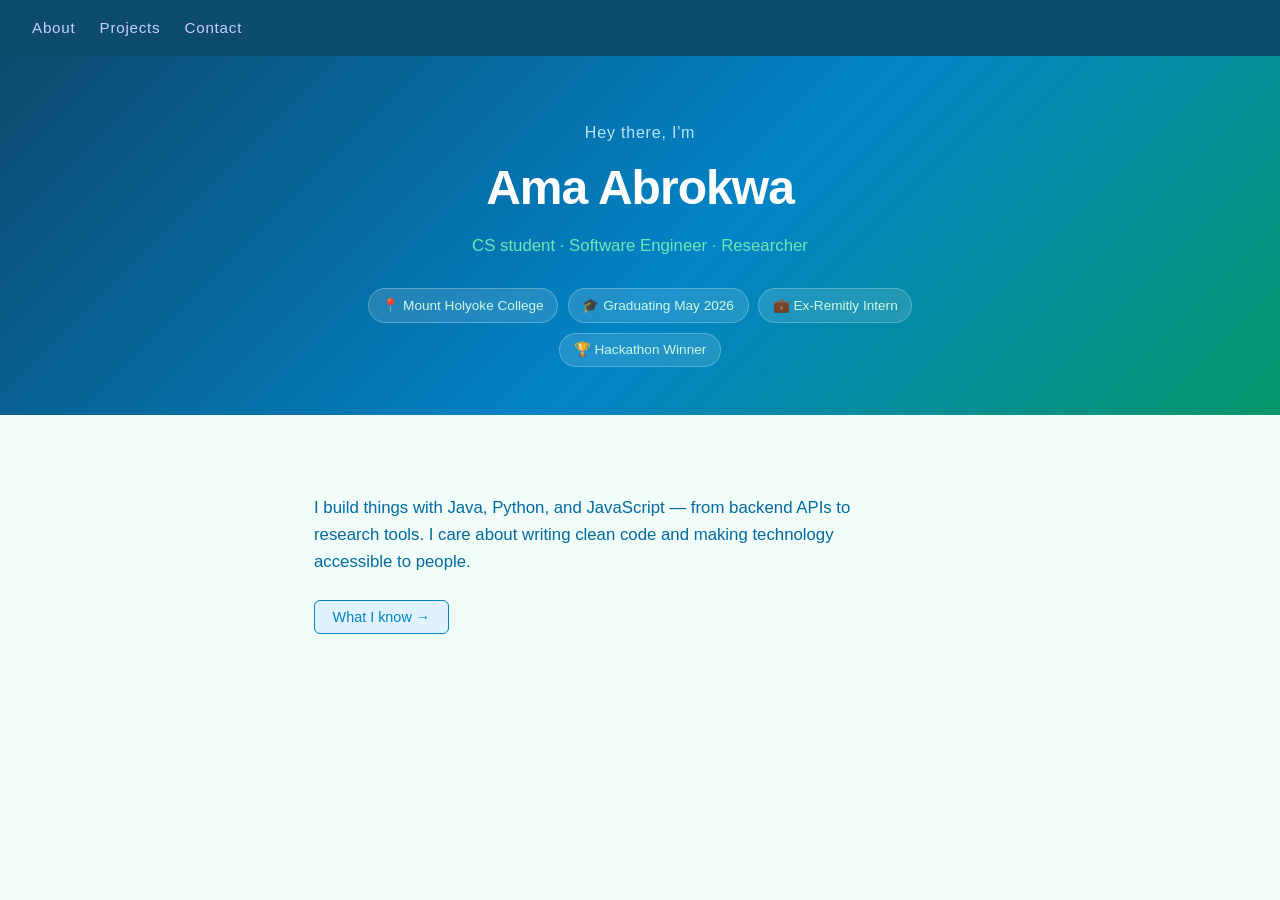
<file: index.html>
<!DOCTYPE html>
<html lang="en">
<head>
    <meta charset="UTF-8">
    <meta name="viewport" content="width=device-width, initial-scale=1.0">
    <title>Ama Abrokwa</title>
    <link rel="stylesheet" href="style.css">
</head>
<body>
    <nav>
        <a href="index.html">About</a>
        <a href="projects.html">Projects</a>
        <a href="contacts.html">Contact</a>
    </nav>

    <div class="hero-banner">
        <div class="hero-inner">
            <p class="hero-eyebrow">Hey there, I'm</p>
            <h1>Ama Abrokwa</h1>
            <p class="hero-sub">CS student · Software Engineer · Researcher</p>
            <div class="hero-chips">
                <span class="chip">📍 Mount Holyoke College</span>
                <span class="chip">🎓 Graduating May 2026</span>
                <span class="chip">💼 Ex-Remitly Intern</span>
                <span class="chip">🏆 Hackathon Winner</span>
            </div>
        </div>
    </div>

    <main>
        <section class="hero">
            <p class="hero-desc">I build things with Java, Python, and JavaScript — from backend APIs to research tools. I care about writing clean code and making technology accessible to people.</p>
            <button class="reveal-btn" onclick="reveal('skills-section', this)">What I know →</button>
        </section>

        <section class="section hidden" id="skills-section">
            <h2>Skills</h2>
            <div class="skills">
                <div class="skill-group">
                    <h3>Languages</h3>
                    <p>Python, Java, JavaScript, TypeScript, C, SQL</p>
                </div>
                <div class="skill-group">
                    <h3>Tools & Frameworks</h3>
                    <p>React, Node.js, Git, Linux/Unix</p>
                </div>
                <div class="skill-group">
                    <h3>Other</h3>
                    <p>MATLAB, Golang, HPC, SageMath</p>
                </div>
            </div>
            <button class="reveal-btn" onclick="reveal('experience-section', this)">Where I've worked →</button>
        </section>

        <section class="section hidden" id="experience-section">
            <h2>Experience</h2>

            <div class="experience">
                <div class="exp-header">
                    <strong>Software Engineering Intern — Remitly</strong>
                    <span>May 2025 – Aug 2025</span>
                </div>
                <p>Seattle, WA</p>
                <ul>
                    <li>Designed and built a mock API response platform that reduced integration setup time by 40%, working across multiple teams.</li>
                    <li>Developed the tool using Java (backend) and TypeScript (UI), making it accessible to non-technical team members.</li>
                </ul>
            </div>

            <div class="experience">
                <div class="exp-header">
                    <strong>Summer Research Intern — Mount Holyoke Billiards Research Group</strong>
                    <span>May 2024 – July 2024</span>
                </div>
                <ul>
                    <li>Automated large-scale data processing on HPC clusters with bash scripts, reducing manual effort by 50%.</li>
                    <li>Applied topological data analysis and graph theory to model billiard collisions.</li>
                    <li>Built visualizations in Python (matplotlib) and presented findings to 8 research teams.</li>
                </ul>
            </div>

            <div class="experience">
                <div class="exp-header">
                    <strong>Undergraduate Researcher — Nordstrom Lab, Mount Holyoke</strong>
                    <span>May 2023 – May 2024</span>
                </div>
                <ul>
                    <li>Developed a novel algorithm improving particle tracking accuracy by 20% in granular material analysis.</li>
                    <li>Implemented Graph Neural Networks (GNN) using TensorFlow in Python.</li>
                    <li>Developed MATLAB scripts for statistical analysis and visualization.</li>
                </ul>
            </div>
            <button class="reveal-btn" onclick="reveal('fun-section', this)">Beyond the code →</button>
        </section>

        <section class="section hidden" id="fun-section">
            <h2>Beyond the Code</h2>
            <div class="fun-grid">
                <div class="fun-card">
                    <h3>Photography</h3>
                    <p>I love capturing moments and experimenting with light and composition. Photography gives me a creative outlet away from the screen.</p>
                </div>
                <div class="fun-card">
                    <h3>Piano</h3>
                    <p>Playing piano is how I unwind. There's something about working through a piece that feels a lot like debugging — patience and iteration.</p>
                </div>
                <div class="fun-card">
                    <h3>Teaching & Mentoring</h3>
                    <p>As a TA for Statistics and Mathematics, I tutor 30+ students in calculus. Helping others click with something difficult is one of my favorite things.</p>
                </div>
            </div>
            <button class="reveal-btn" onclick="reveal('game-section', this)">Think you know me? →</button>
        </section>

        <section class="section hidden" id="game-section">
            <h2>Guess Where Ama Has Been 🌍</h2>
            <p style="margin-bottom:1rem; color: var(--muted);">Read the clue and pick the right place. How well do you know her story?</p>
            <div class="game-box" id="game-box">
                <div class="game-clue" id="game-clue"></div>
                <div class="game-options" id="game-options"></div>
                <div class="game-feedback" id="game-feedback"></div>
                <div class="game-score" id="game-score"></div>
            </div>
        </section>
    </main>

    <script>
        const audio = new (window.AudioContext || window.webkitAudioContext)();

        function playTone(frequency, duration, type = 'sine', volume = 0.3) {
            const osc = audio.createOscillator();
            const gain = audio.createGain();
            osc.connect(gain);
            gain.connect(audio.destination);
            osc.type = type;
            osc.frequency.setValueAtTime(frequency, audio.currentTime);
            gain.gain.setValueAtTime(volume, audio.currentTime);
            gain.gain.exponentialRampToValueAtTime(0.001, audio.currentTime + duration);
            osc.start(audio.currentTime);
            osc.stop(audio.currentTime + duration);
        }

        function playCorrect() {
            playTone(523, 0.12); // C5
            setTimeout(() => playTone(659, 0.12), 100); // E5
            setTimeout(() => playTone(784, 0.2), 200); // G5
        }

        function playWrong() {
            playTone(200, 0.15, 'sawtooth', 0.2);
            setTimeout(() => playTone(160, 0.25, 'sawtooth', 0.2), 130);
        }

        function playFinish() {
            const notes = [523, 659, 784, 1047];
            notes.forEach((freq, i) => setTimeout(() => playTone(freq, 0.2), i * 120));
        }

        function reveal(id, btn) {
            const section = document.getElementById(id);
            section.classList.remove('hidden');
            section.classList.add('fade-in');
            btn.style.display = 'none';
            setTimeout(() => section.scrollIntoView({ behavior: 'smooth', block: 'start' }), 50);
        }

        const questions = [
            {
                clue: "🎓 This is where Ama is studying Computer Science and won a prize for excellence in Mathematics.",
                answer: "South Hadley, MA",
                options: ["Cambridge, MA", "South Hadley, MA", "New York, NY", "Atlanta, GA"],
                fact: "Mount Holyoke College is in South Hadley, MA — where she also won the Mildred L. Sanderson Prize!"
            },
            {
                clue: "💼 Ama spent a summer here as a Software Engineering Intern, building tools that helped both engineers and non-technical teams.",
                answer: "Seattle, WA",
                options: ["San Francisco, CA", "Austin, TX", "Seattle, WA", "Chicago, IL"],
                fact: "She interned at Remitly in Seattle, WA in summer 2025 — reducing integration setup time by 40%!"
            },
            {
                clue: "🏆 This city hosted the hackathon where Ama won Best Use of CI/CD out of 50+ submissions.",
                answer: "Boston, MA",
                options: ["Boston, MA", "Philadelphia, PA", "Washington, DC", "Providence, RI"],
                fact: "TechTogether Boston — where The Resource Trouvé took home the Best CI/CD award!"
            },
            {
                clue: "🔬 Ama spent two summers here doing research — one on billiard collisions, one on particle tracking algorithms.",
                answer: "South Hadley, MA",
                options: ["New Haven, CT", "Princeton, NJ", "South Hadley, MA", "Amherst, MA"],
                fact: "Both research roles were at Mount Holyoke College in South Hadley, MA!"
            },
            {
                clue: "🌍 Ama has roots here — this West African country is part of her heritage and she has visited.",
                answer: "Ghana",
                options: ["Nigeria", "Ghana", "Senegal", "Kenya"],
                fact: "Ghana! It's where her roots are 🇬🇭"
            },
            {
                clue: "🌏 Ama has been to this Southeast Asian city-state, known for its food, skyline, and the Merlion.",
                answer: "Singapore",
                options: ["Thailand", "Indonesia", "Singapore", "Malaysia"],
                fact: "Singapore! One of the most vibrant cities in the world 🇸🇬"
            },
            {
                clue: "🇬🇧 Red buses, Big Ben, the Thames — Ama would love to visit this city. Has she been yet?",
                answer: "Not yet, but it's on the list!",
                options: ["Yes, she's been!", "Not yet, but it's on the list!", "She goes every year", "She studied there"],
                fact: "Not yet! But London is very much on Ama's bucket list 🇬🇧"
            },
            {
                clue: "🇰🇷 K-pop, kimchi, and stunning palaces — has Ama visited this East Asian country?",
                answer: "Not yet — someday!",
                options: ["Yes, she loved it!", "Not yet — someday!", "She's been twice", "She lived there"],
                fact: "Not yet! South Korea is high on the wishlist 🇰🇷"
            },
            {
                clue: "🍣 Important question: Does Ama actually like sushi?",
                answer: "No, not her thing",
                options: ["Yes, she loves it!", "No, not her thing", "Only California rolls", "She's never tried it"],
                fact: "Nope! Sushi is a hard pass from Ama 🙅‍♀️"
            }
        ];

        let current = 0;
        let score = 0;

        function loadQuestion() {
            const q = questions[current];
            document.getElementById('game-clue').textContent = q.clue;
            document.getElementById('game-feedback').textContent = '';

            const optionsEl = document.getElementById('game-options');
            optionsEl.innerHTML = '';
            q.options.forEach(opt => {
                const btn = document.createElement('button');
                btn.className = 'game-option';
                btn.textContent = opt;
                btn.onclick = () => checkAnswer(opt, btn);
                optionsEl.appendChild(btn);
            });

            document.getElementById('game-score').textContent = `Question ${current + 1} of ${questions.length}`;
        }

        function checkAnswer(selected, btn) {
            const q = questions[current];
            const allBtns = document.querySelectorAll('.game-option');
            allBtns.forEach(b => b.disabled = true);

            if (selected === q.answer) {
                btn.classList.add('correct');
                score++;
                playCorrect();
                document.getElementById('game-feedback').innerHTML = `✅ Correct! ${q.fact}`;
            } else {
                btn.classList.add('wrong');
                allBtns.forEach(b => { if (b.textContent === q.answer) b.classList.add('correct'); });
                playWrong();
                document.getElementById('game-feedback').innerHTML = `❌ Not quite! ${q.fact}`;
            }

            current++;
            if (current < questions.length) {
                setTimeout(() => loadQuestion(), 2200);
            } else {
                setTimeout(() => { playFinish(); showResult(); }, 2200);
            }
        }

        function showResult() {
            const box = document.getElementById('game-box');
            const msgs = score === questions.length
                ? "Perfect score! You really paid attention 🎉"
                : score >= 7
                ? "Wow, you know Ama well! 👏"
                : score >= 5
                ? "Not bad! You've been paying attention."
                : score >= 3
                ? "A few misses — go back and read more! 😄"
                : "Were you even reading? 😂 Try again!";
            box.innerHTML = `
                <div class="game-result">
                    <div class="game-result-score">${score} / ${questions.length}</div>
                    <p>${msgs}</p>
                    <button class="reveal-btn" onclick="restartGame()">Play again →</button>
                </div>`;
        }

        function restartGame() {
            current = 0;
            score = 0;
            document.getElementById('game-box').innerHTML = `
                <div class="game-clue" id="game-clue"></div>
                <div class="game-options" id="game-options"></div>
                <div class="game-feedback" id="game-feedback"></div>
                <div class="game-score" id="game-score"></div>`;
            loadQuestion();
        }

        document.addEventListener('DOMContentLoaded', () => {
            const gameSection = document.getElementById('game-section');
            const observer = new MutationObserver(() => {
                if (!gameSection.classList.contains('hidden')) {
                    loadQuestion();
                    observer.disconnect();
                }
            });
            observer.observe(gameSection, { attributes: true, attributeFilter: ['class'] });
        });
    </script>
</body>
</html>
</file>
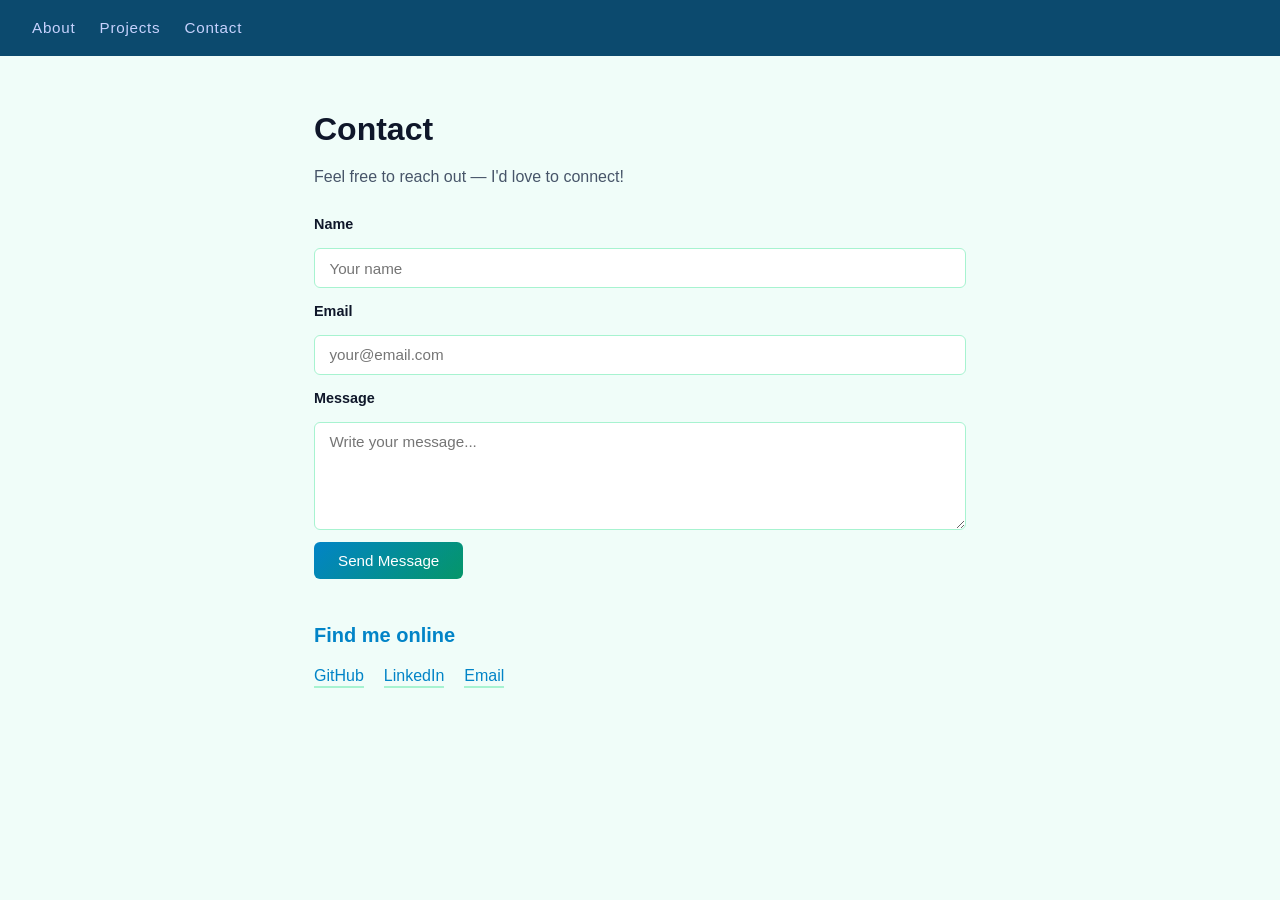
<file: contacts.html>
<!DOCTYPE html>
<html lang="en">
<head>
    <meta charset="UTF-8">
    <meta name="viewport" content="width=device-width, initial-scale=1.0">
    <title>Contact - Ama Abrokwa</title>
    <link rel="stylesheet" href="style.css">
</head>
<body>
    <nav>
        <a href="index.html">About</a>
        <a href="projects.html">Projects</a>
        <a href="contacts.html">Contact</a>
    </nav>

    <main>
        <h1>Contact</h1>
        <p>Feel free to reach out — I'd love to connect!</p>

        <form class="contact-form" action="mailto:your@email.com" method="post" enctype="text/plain">
            <label for="name">Name</label>
            <input type="text" id="name" name="name" placeholder="Your name" required>

            <label for="email">Email</label>
            <input type="email" id="email" name="email" placeholder="your@email.com" required>

            <label for="message">Message</label>
            <textarea id="message" name="message" rows="5" placeholder="Write your message..." required></textarea>

            <button type="submit">Send Message</button>
        </form>

        <div class="socials">
            <h2>Find me online</h2>
            <ul>
                <li><a href="https://github.com/genuama" target="_blank">GitHub</a></li>
                <li><a href="https://linkedin.com/in/amakkabrokwa" target="_blank">LinkedIn</a></li>
                <li><a href="mailto:amakkabrokwa19@gmail.com">Email</a></li>
            </ul>
        </div>
    </main>
</body>
</html>
</file>
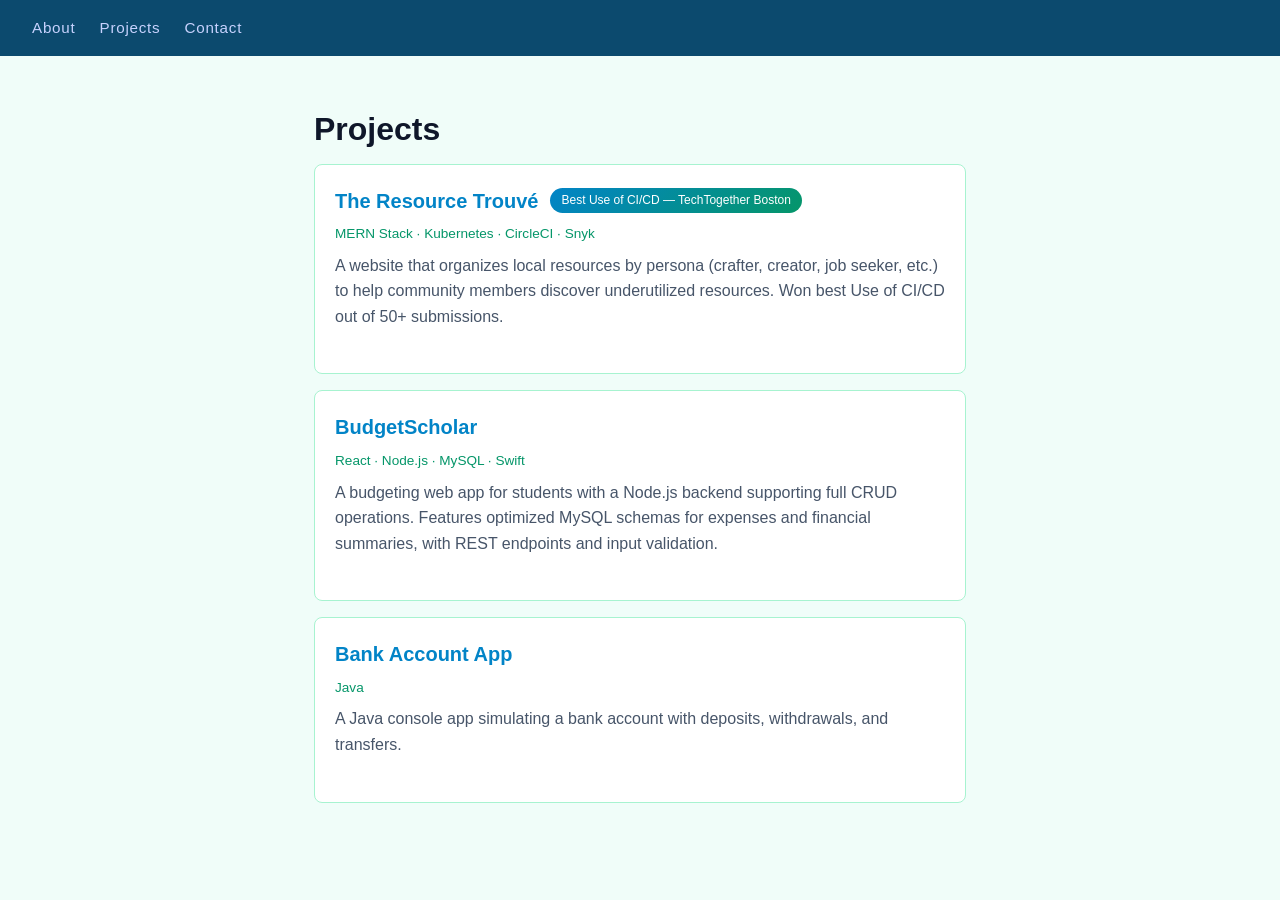
<file: projects.html>
<!DOCTYPE html>
<html lang="en">
<head>
    <meta charset="UTF-8">
    <meta name="viewport" content="width=device-width, initial-scale=1.0">
    <title>Projects - Ama Abrokwa</title>
    <link rel="stylesheet" href="style.css">
</head>
<body>
    <nav>
        <a href="index.html">About</a>
        <a href="projects.html">Projects</a>
        <a href="contacts.html">Contact</a>
    </nav>

    <main>
        <h1>Projects</h1>

        <div class="project">
            <div class="project-header">
                <h2>The Resource Trouvé</h2>
                <span class="badge">Best Use of CI/CD — TechTogether Boston</span>
            </div>
            <p class="tech-stack">MERN Stack · Kubernetes · CircleCI · Snyk</p>
            <p>A website that organizes local resources by persona (crafter, creator, job seeker, etc.) to help community members discover underutilized resources. Won best Use of CI/CD out of 50+ submissions.</p>
        </div>

        <div class="project">
            <h2>BudgetScholar</h2>
            <p class="tech-stack">React · Node.js · MySQL · Swift</p>
            <p>A budgeting web app for students with a Node.js backend supporting full CRUD operations. Features optimized MySQL schemas for expenses and financial summaries, with REST endpoints and input validation.</p>
        </div>

        <div class="project">
            <h2>Bank Account App</h2>
            <p class="tech-stack">Java</p>
            <p>A Java console app simulating a bank account with deposits, withdrawals, and transfers.</p>
        </div>
    </main>
</body>
</html>
</file>
<file: style.css>
:root {
    --bg: #f0fdf9;
    --nav-bg: #0c4a6e;
    --nav-hover: #6ee7b7;
    --accent: #0284c7;
    --accent-light: #e0f2fe;
    --accent2: #059669;
    --text: #0f172a;
    --muted: #475569;
    --card-bg: #ffffff;
    --border: #a7f3d0;
}

* {
    margin: 0;
    padding: 0;
    box-sizing: border-box;
}

body {
    font-family: 'Segoe UI', Tahoma, Geneva, Verdana, sans-serif;
    background-color: var(--bg);
    color: var(--text);
    line-height: 1.6;
}

nav {
    background-color: var(--nav-bg);
    padding: 1rem 2rem;
    display: flex;
    gap: 1.5rem;
}

nav a {
    color: #c7d2fe;
    text-decoration: none;
    font-size: 0.95rem;
    letter-spacing: 0.05em;
}

nav a:hover {
    color: var(--nav-hover);
}

main {
    max-width: 700px;
    margin: 3rem auto;
    padding: 0 1.5rem;
}

h1 {
    font-size: 2rem;
    margin-bottom: 0.5rem;
    color: var(--text);
}

h2 {
    font-size: 1.25rem;
    margin-bottom: 0.75rem;
    color: var(--accent);
}

p {
    color: var(--muted);
    margin-bottom: 1.5rem;
}

/* Reveal animation */
.hidden {
    display: none;
}

.fade-in {
    display: block;
    animation: fadeUp 0.5s ease forwards;
}

@keyframes fadeUp {
    from { opacity: 0; transform: translateY(20px); }
    to   { opacity: 1; transform: translateY(0); }
}

.reveal-btn {
    margin-top: 1.5rem;
    background: var(--accent-light);
    border: 1.5px solid var(--accent);
    border-radius: 6px;
    padding: 0.5rem 1.1rem;
    font-size: 0.9rem;
    cursor: pointer;
    color: var(--accent);
    font-weight: 500;
    transition: background 0.2s, color 0.2s;
}

.reveal-btn:hover {
    background: var(--accent);
    color: #fff;
}

/* Hero Banner */
.hero-banner {
    background: linear-gradient(135deg, #0c4a6e 0%, #0284c7 55%, #059669 100%);
    padding: 4rem 2rem 3rem;
    text-align: center;
    color: #fff;
}

.hero-inner {
    max-width: 700px;
    margin: 0 auto;
}

.hero-eyebrow {
    font-size: 1rem;
    color: #bae6fd;
    margin-bottom: 0.25rem;
    letter-spacing: 0.05em;
}

.hero-banner h1 {
    font-size: 3rem;
    color: #fff;
    margin-bottom: 0.4rem;
    letter-spacing: -0.02em;
}

.hero-sub {
    font-size: 1.05rem;
    color: #6ee7b7;
    margin-bottom: 1.75rem;
}

.hero-chips {
    display: flex;
    flex-wrap: wrap;
    gap: 0.6rem;
    justify-content: center;
}

.chip {
    background: rgba(255, 255, 255, 0.12);
    border: 1px solid rgba(255, 255, 255, 0.25);
    color: #d1fae5;
    padding: 0.35rem 0.85rem;
    border-radius: 999px;
    font-size: 0.85rem;
}

/* Hero section below banner */
.hero {
    padding-top: 2rem;
}

.hero-desc {
    font-size: 1.05rem;
    color: #0369a1;
    max-width: 600px;
    margin-bottom: 0;
}

/* Sections */
.section {
    margin-top: 2.5rem;
}

/* Skills */
.skills {
    display: flex;
    gap: 1.5rem;
    flex-wrap: wrap;
    margin-top: 0.75rem;
}

.skill-group {
    background: var(--card-bg);
    border: 1.5px solid var(--border);
    border-radius: 8px;
    padding: 1rem 1.25rem;
    flex: 1;
    min-width: 160px;
}

.skill-group h3 {
    font-size: 0.8rem;
    text-transform: uppercase;
    letter-spacing: 0.08em;
    color: var(--accent2);
    margin-bottom: 0.4rem;
}

.skill-group p {
    color: var(--text);
    margin: 0;
    font-size: 0.9rem;
}

/* Experience */
.experience {
    border-left: 3px solid var(--accent);
    padding-left: 1.25rem;
    margin-bottom: 1.75rem;
}

.exp-header {
    display: flex;
    justify-content: space-between;
    flex-wrap: wrap;
    gap: 0.25rem;
    margin-bottom: 0.2rem;
}

.exp-header span {
    color: var(--accent2);
    font-size: 0.875rem;
}

.experience p {
    color: var(--muted);
    font-size: 0.875rem;
    margin-bottom: 0.5rem;
}

.experience ul {
    padding-left: 1.2rem;
    color: #374151;
    font-size: 0.925rem;
}

.experience ul li {
    margin-bottom: 0.3rem;
}

/* Projects */
.project {
    background: var(--card-bg);
    border: 1.5px solid var(--border);
    border-radius: 8px;
    padding: 1.25rem;
    margin-bottom: 1rem;
}

.project h2 {
    margin-bottom: 0.4rem;
}

.project-header {
    display: flex;
    align-items: center;
    flex-wrap: wrap;
    gap: 0.75rem;
    margin-bottom: 0.4rem;
}

.project-header h2 {
    margin: 0;
}

.badge {
    background: linear-gradient(135deg, #0284c7, #059669);
    color: #fff;
    font-size: 0.75rem;
    padding: 0.2rem 0.7rem;
    border-radius: 999px;
}

.tech-stack {
    font-size: 0.85rem;
    color: var(--accent2);
    margin-bottom: 0.5rem !important;
}

/* Beyond the Code */
.fun-grid {
    display: flex;
    gap: 1.25rem;
    flex-wrap: wrap;
    margin-top: 0.75rem;
}

.fun-card {
    background: var(--card-bg);
    border: 1.5px solid var(--border);
    border-radius: 8px;
    padding: 1.25rem;
    flex: 1;
    min-width: 180px;
    border-top: 3px solid var(--accent);
}

.fun-card h3 {
    font-size: 1rem;
    margin-bottom: 0.5rem;
    color: var(--accent);
}

.fun-card p {
    color: var(--muted);
    font-size: 0.9rem;
    margin: 0;
}

/* Game */
.game-box {
    background: var(--card-bg);
    border: 1.5px solid var(--border);
    border-radius: 12px;
    padding: 1.75rem;
}

.game-clue {
    font-size: 1.05rem;
    color: var(--text);
    margin-bottom: 1.25rem;
    line-height: 1.6;
}

.game-options {
    display: grid;
    grid-template-columns: 1fr 1fr;
    gap: 0.75rem;
    margin-bottom: 1rem;
}

.game-option {
    padding: 0.65rem 1rem;
    border: 1.5px solid var(--border);
    border-radius: 8px;
    background: var(--bg);
    color: var(--text);
    font-size: 0.9rem;
    cursor: pointer;
    text-align: left;
    transition: border-color 0.2s, background 0.2s;
}

.game-option:hover:not(:disabled) {
    border-color: var(--accent);
    background: var(--accent-light);
}

.game-option.correct {
    background: #d1fae5;
    border-color: #059669;
    color: #065f46;
    font-weight: 600;
}

.game-option.wrong {
    background: #fee2e2;
    border-color: #dc2626;
    color: #991b1b;
}

.game-feedback {
    font-size: 0.9rem;
    color: var(--muted);
    min-height: 1.5rem;
    margin-bottom: 0.5rem;
}

.game-score {
    font-size: 0.8rem;
    color: var(--muted);
    text-align: right;
}

.game-result {
    text-align: center;
    padding: 1rem 0;
}

.game-result-score {
    font-size: 3rem;
    font-weight: 700;
    color: var(--accent);
    margin-bottom: 0.5rem;
}

.game-result p {
    margin-bottom: 1.25rem;
    font-size: 1rem;
    color: var(--text);
}

/* Contact form */
.contact-form {
    display: flex;
    flex-direction: column;
    gap: 0.75rem;
    margin-bottom: 2.5rem;
}

.contact-form label {
    font-weight: 600;
    font-size: 0.9rem;
    color: var(--text);
}

.contact-form input,
.contact-form textarea {
    padding: 0.65rem 0.9rem;
    border: 1.5px solid var(--border);
    border-radius: 6px;
    font-size: 0.95rem;
    font-family: inherit;
    background: var(--card-bg);
    width: 100%;
    color: var(--text);
}

.contact-form input:focus,
.contact-form textarea:focus {
    outline: none;
    border-color: var(--accent);
}

.contact-form button {
    align-self: flex-start;
    padding: 0.65rem 1.5rem;
    background: linear-gradient(135deg, #0284c7, #059669);
    color: #fff;
    border: none;
    border-radius: 6px;
    font-size: 0.95rem;
    cursor: pointer;
}

.contact-form button:hover {
    opacity: 0.9;
}

/* Socials */
.socials ul {
    list-style: none;
    display: flex;
    gap: 1.25rem;
    flex-wrap: wrap;
}

.socials a {
    color: var(--accent);
    text-decoration: none;
    font-weight: 500;
    border-bottom: 2px solid var(--border);
    padding-bottom: 2px;
}

.socials a:hover {
    border-color: var(--accent);
    color: var(--accent2);
}
</file>
